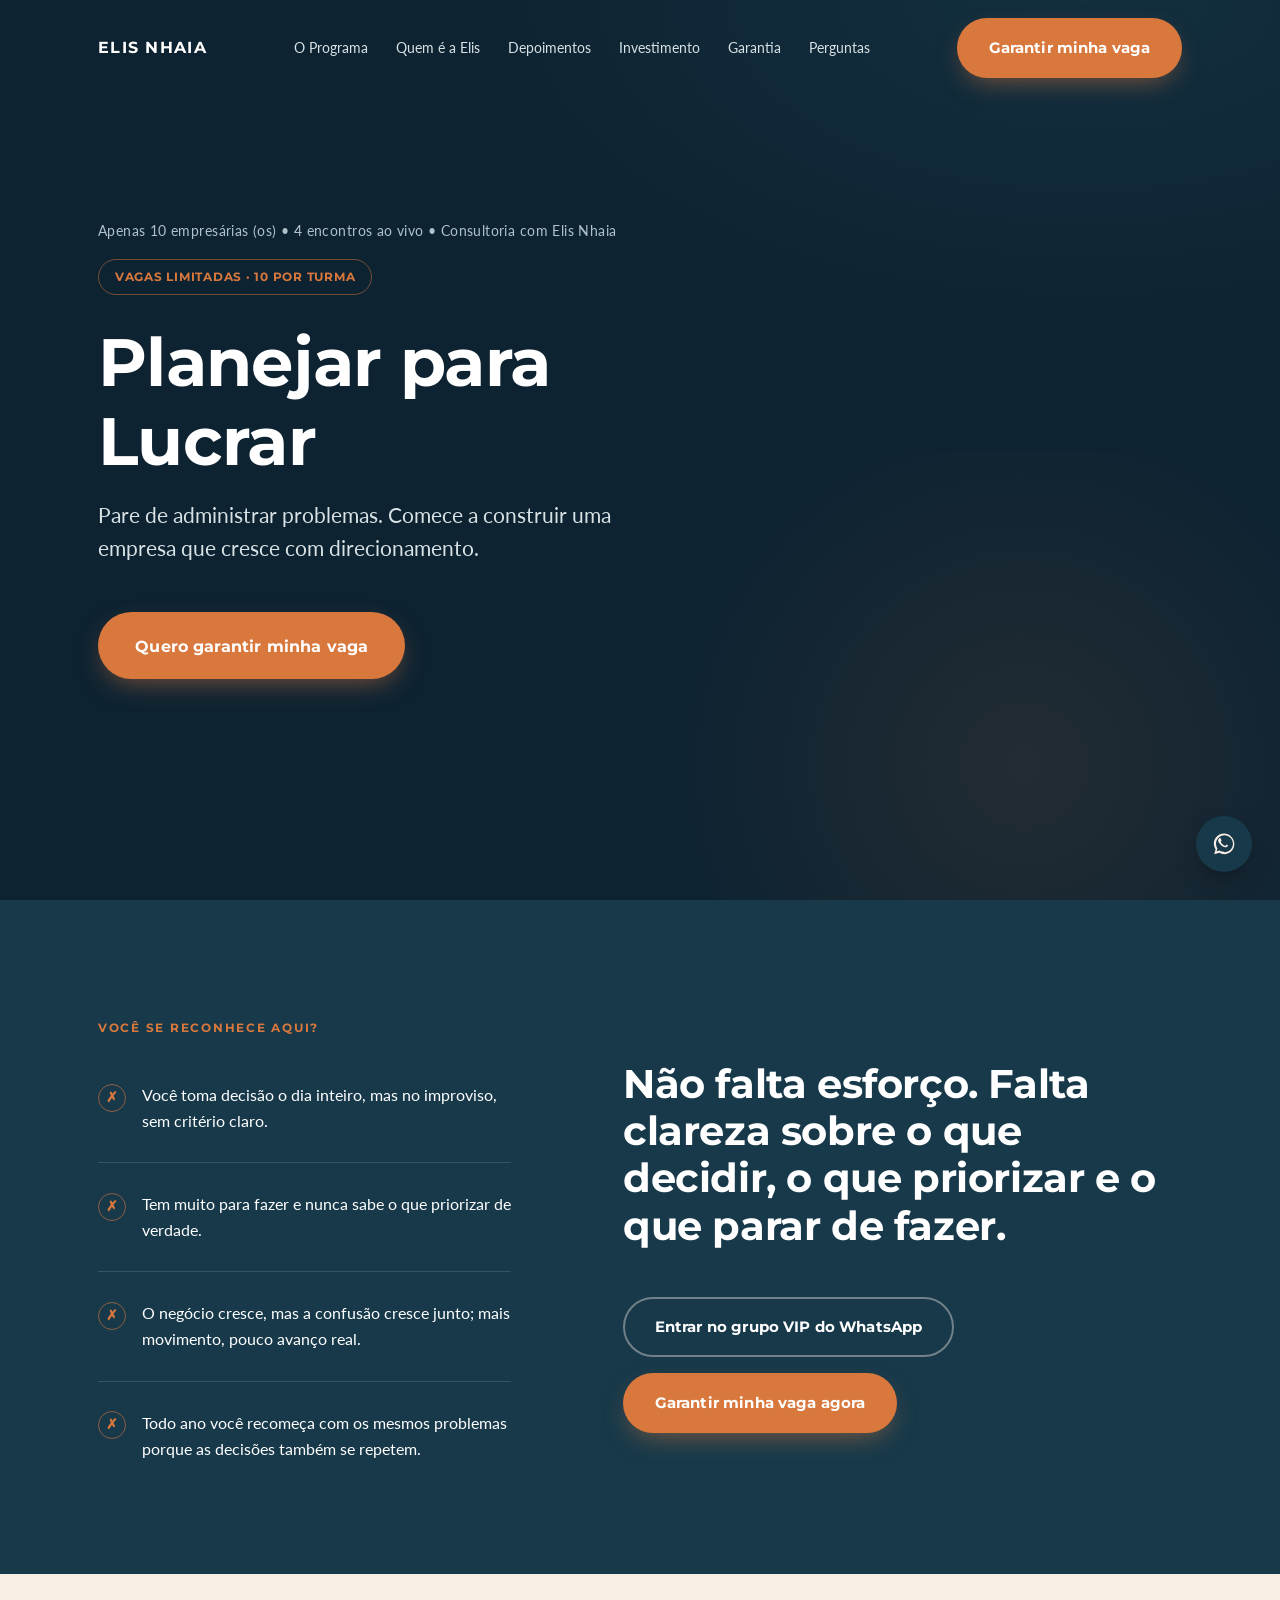
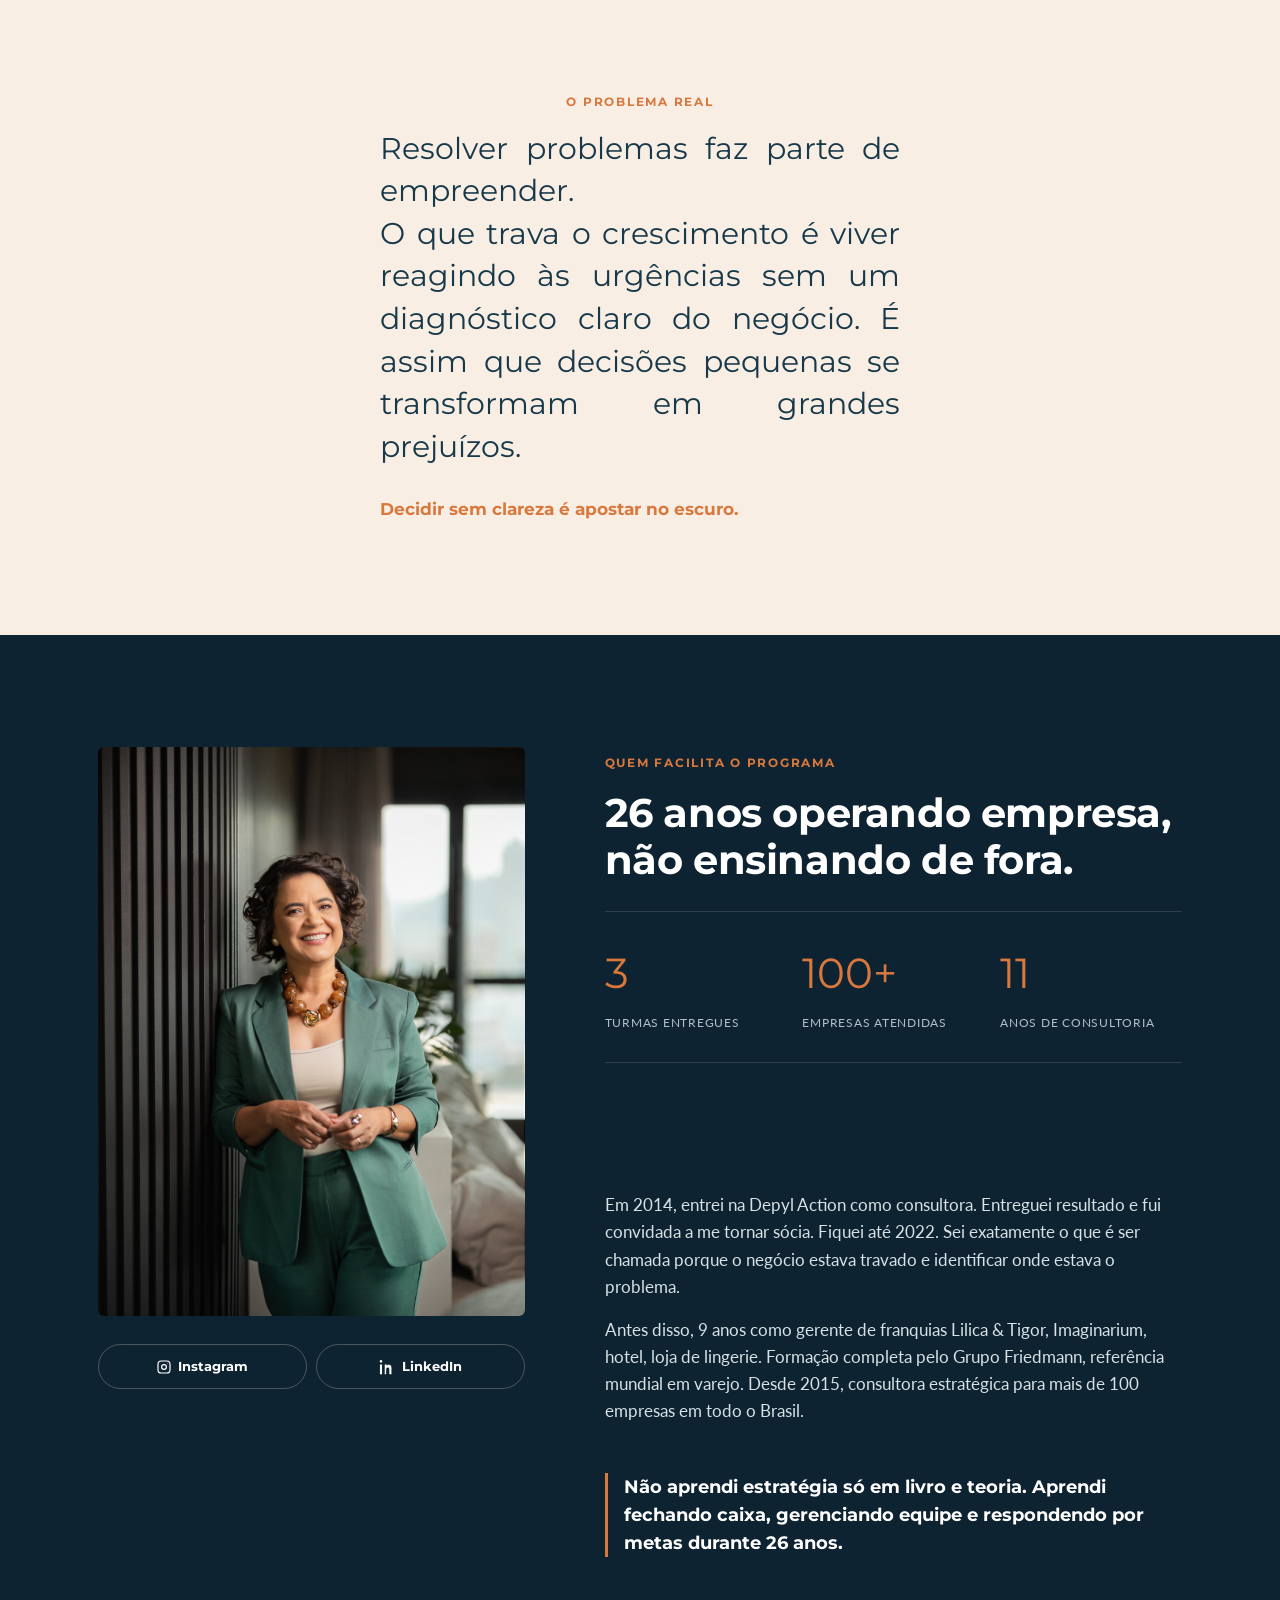
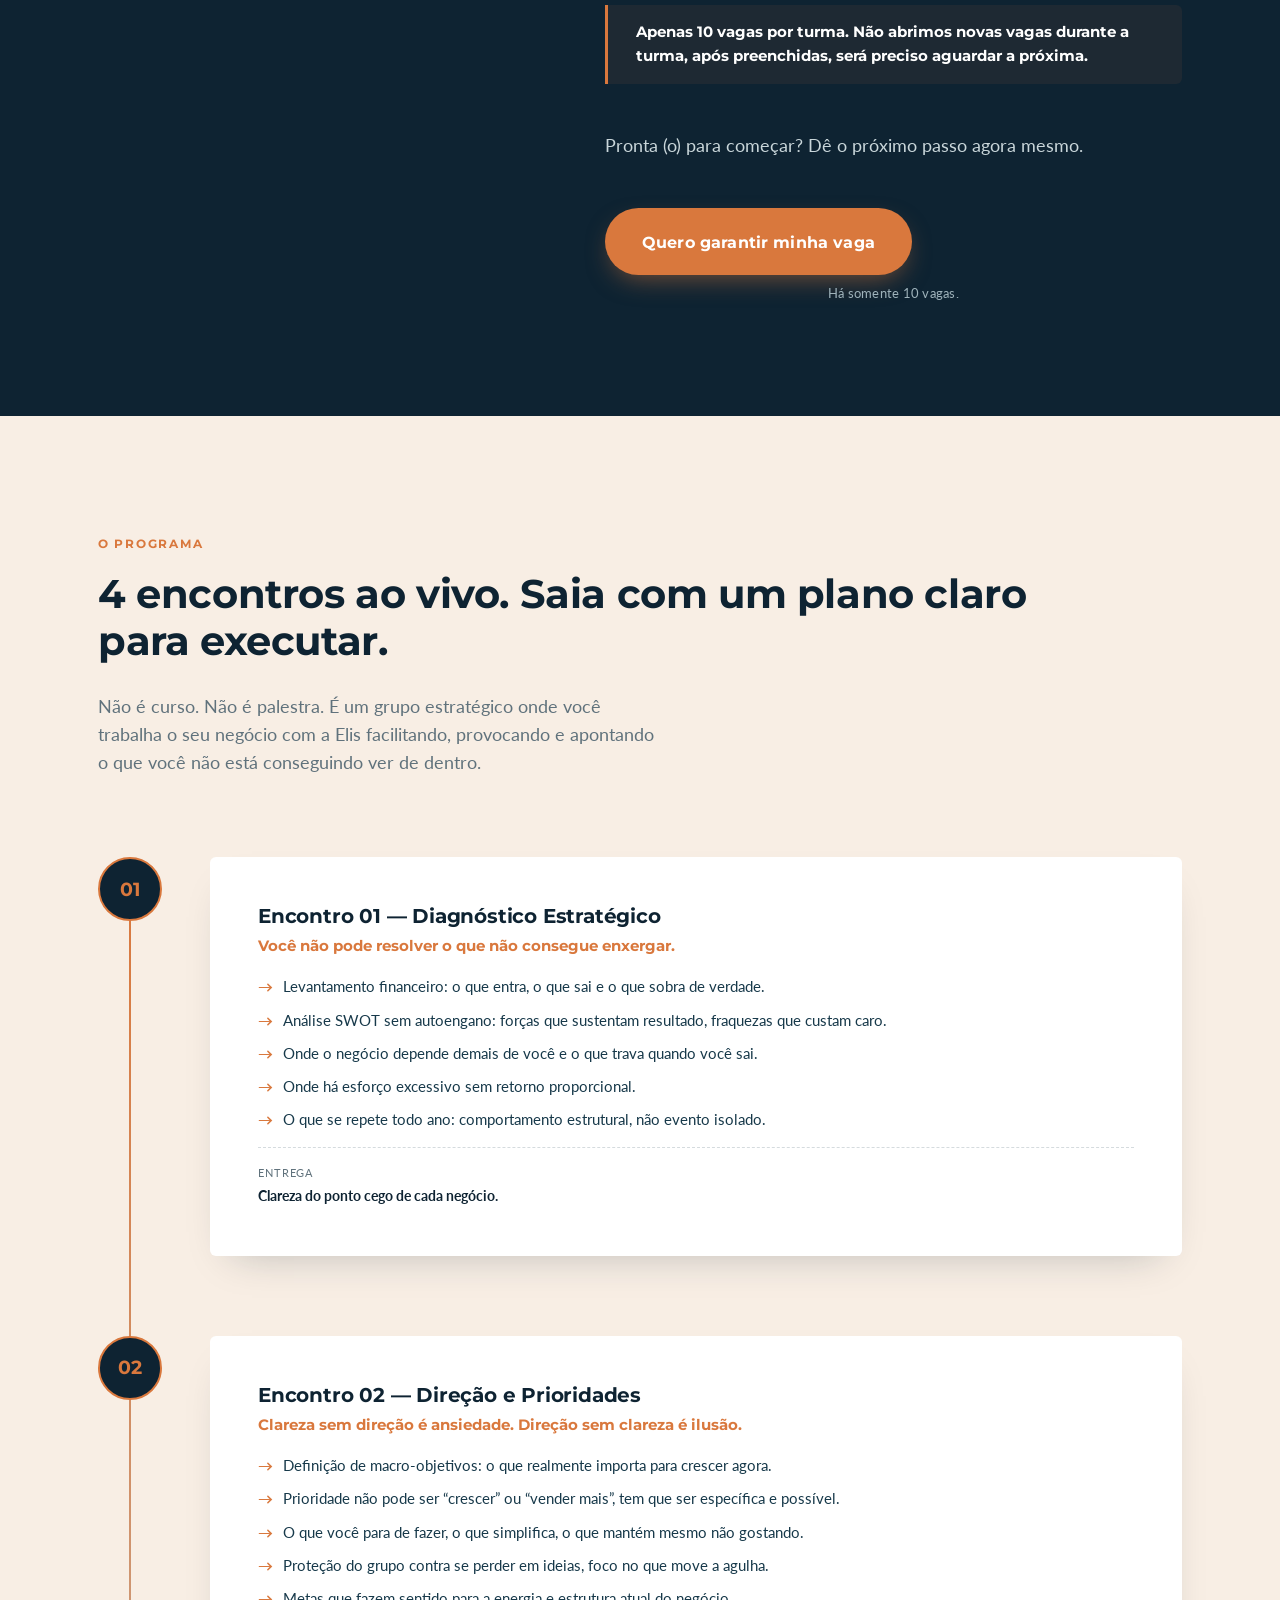
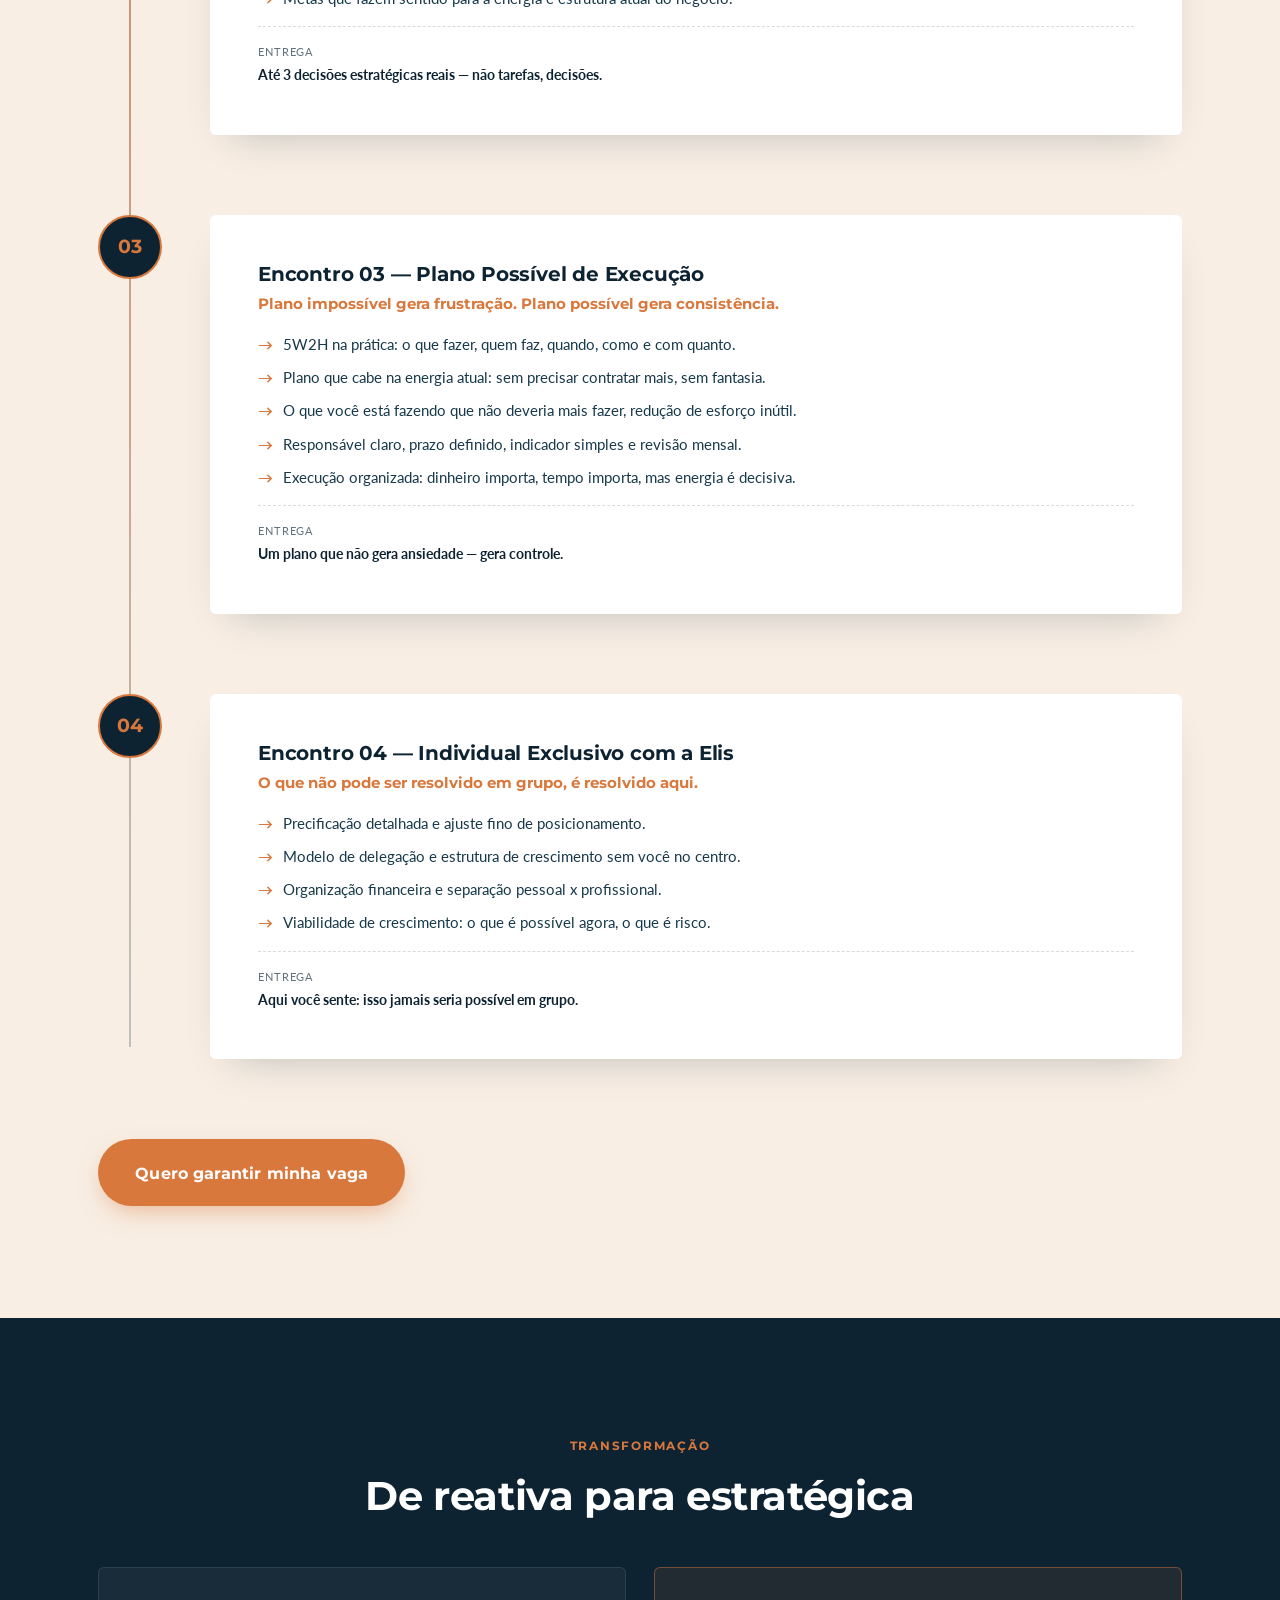
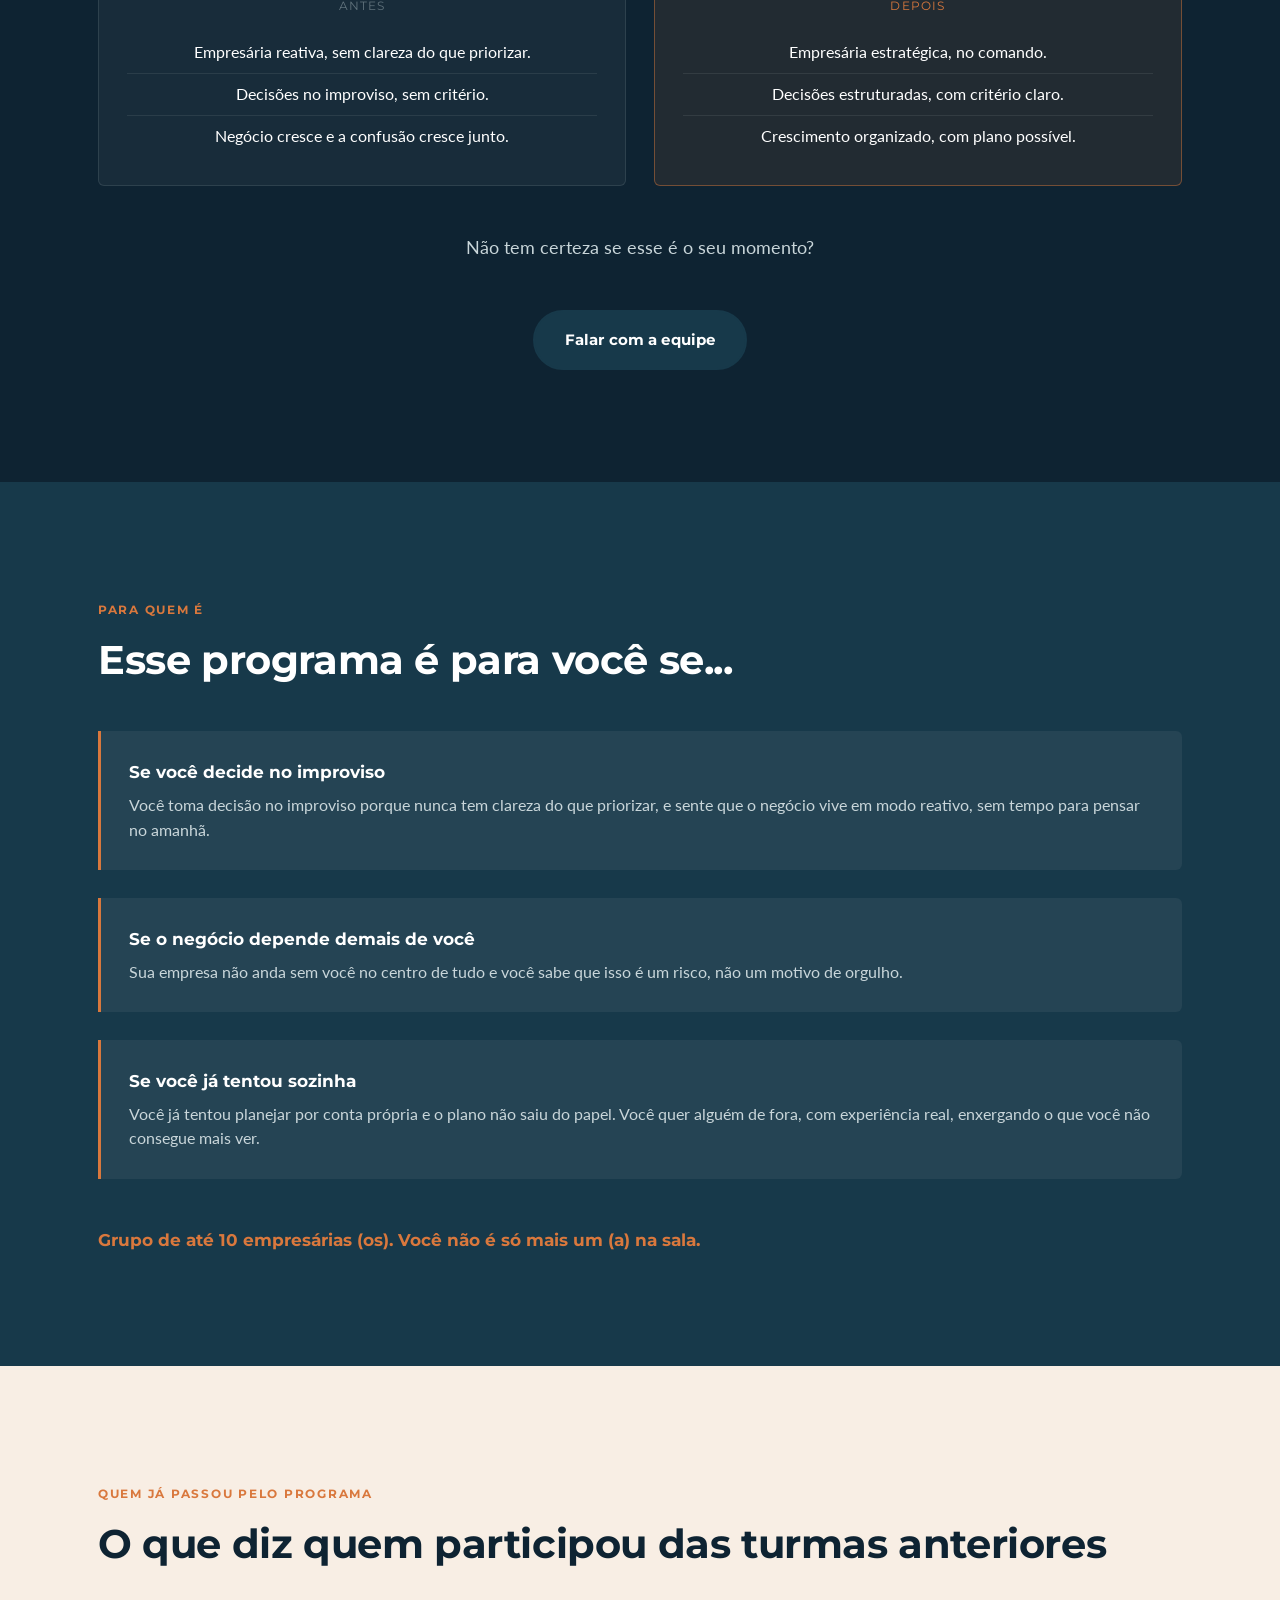
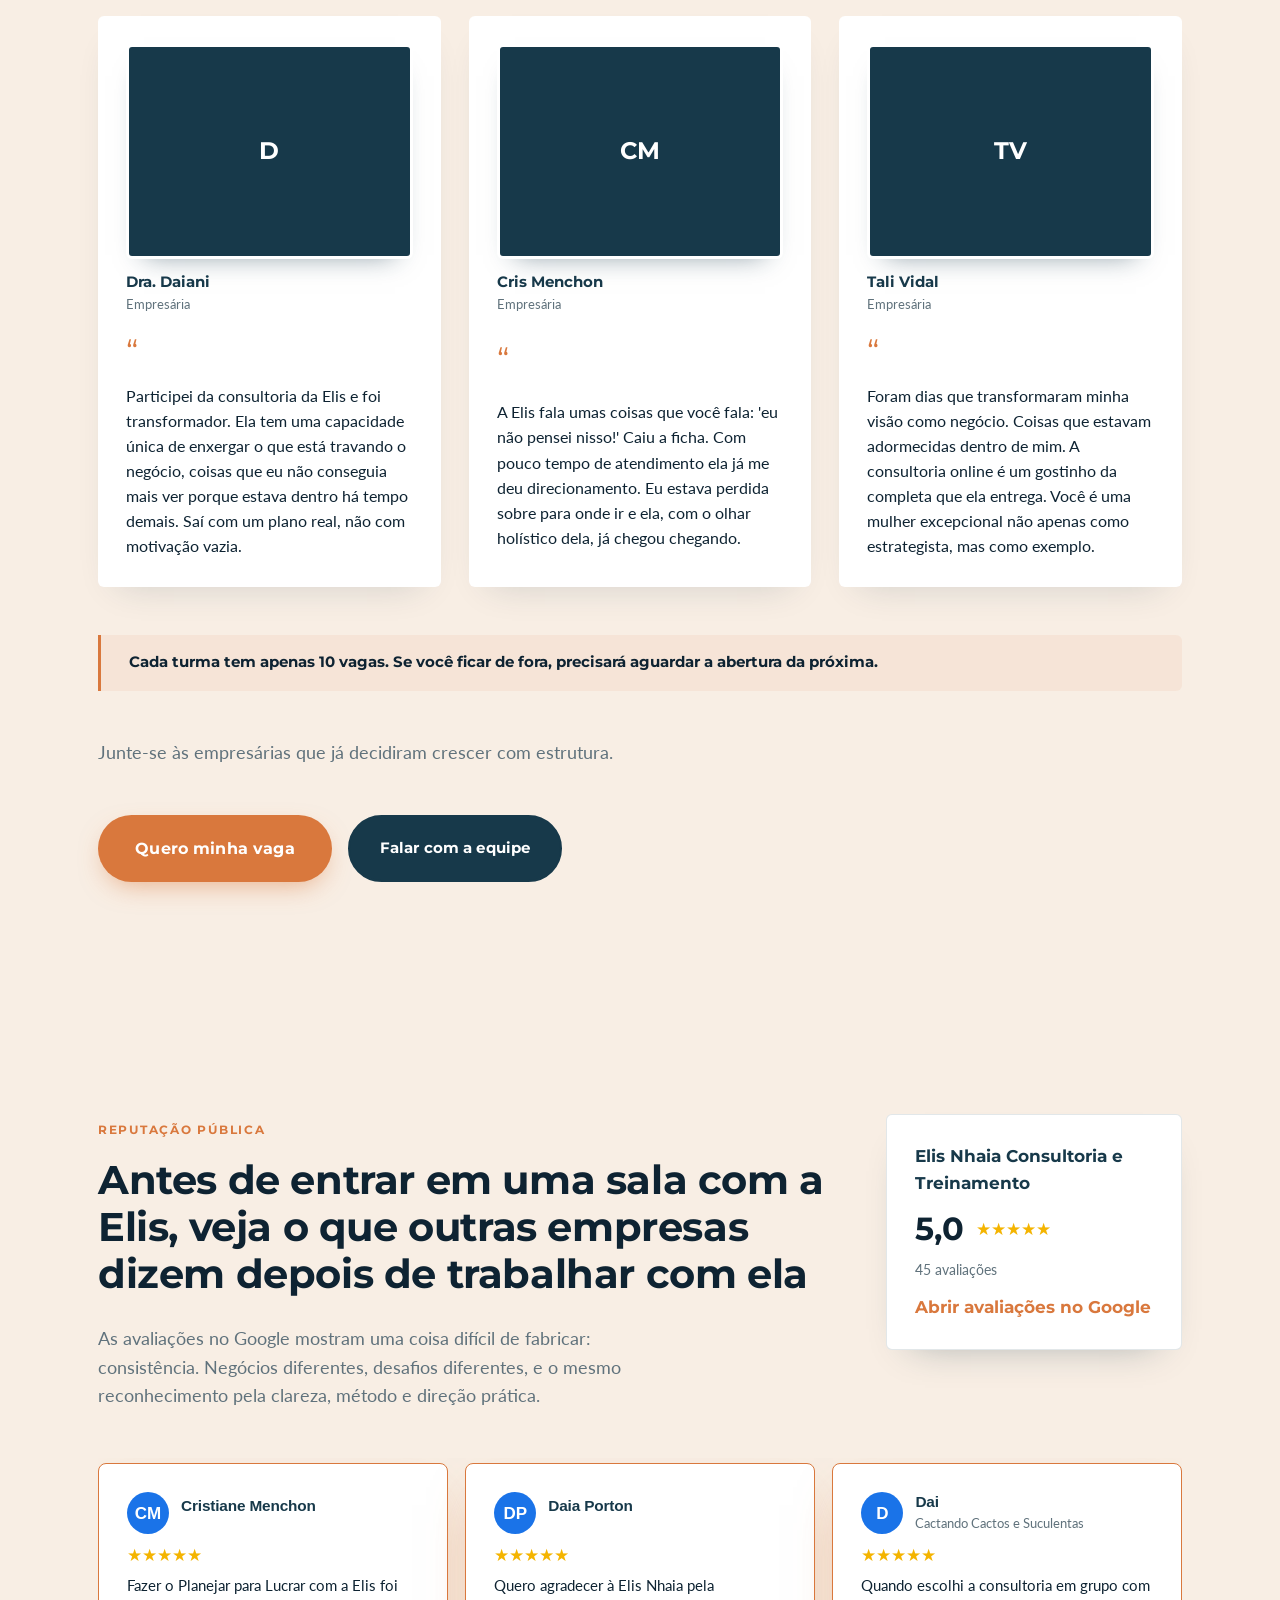
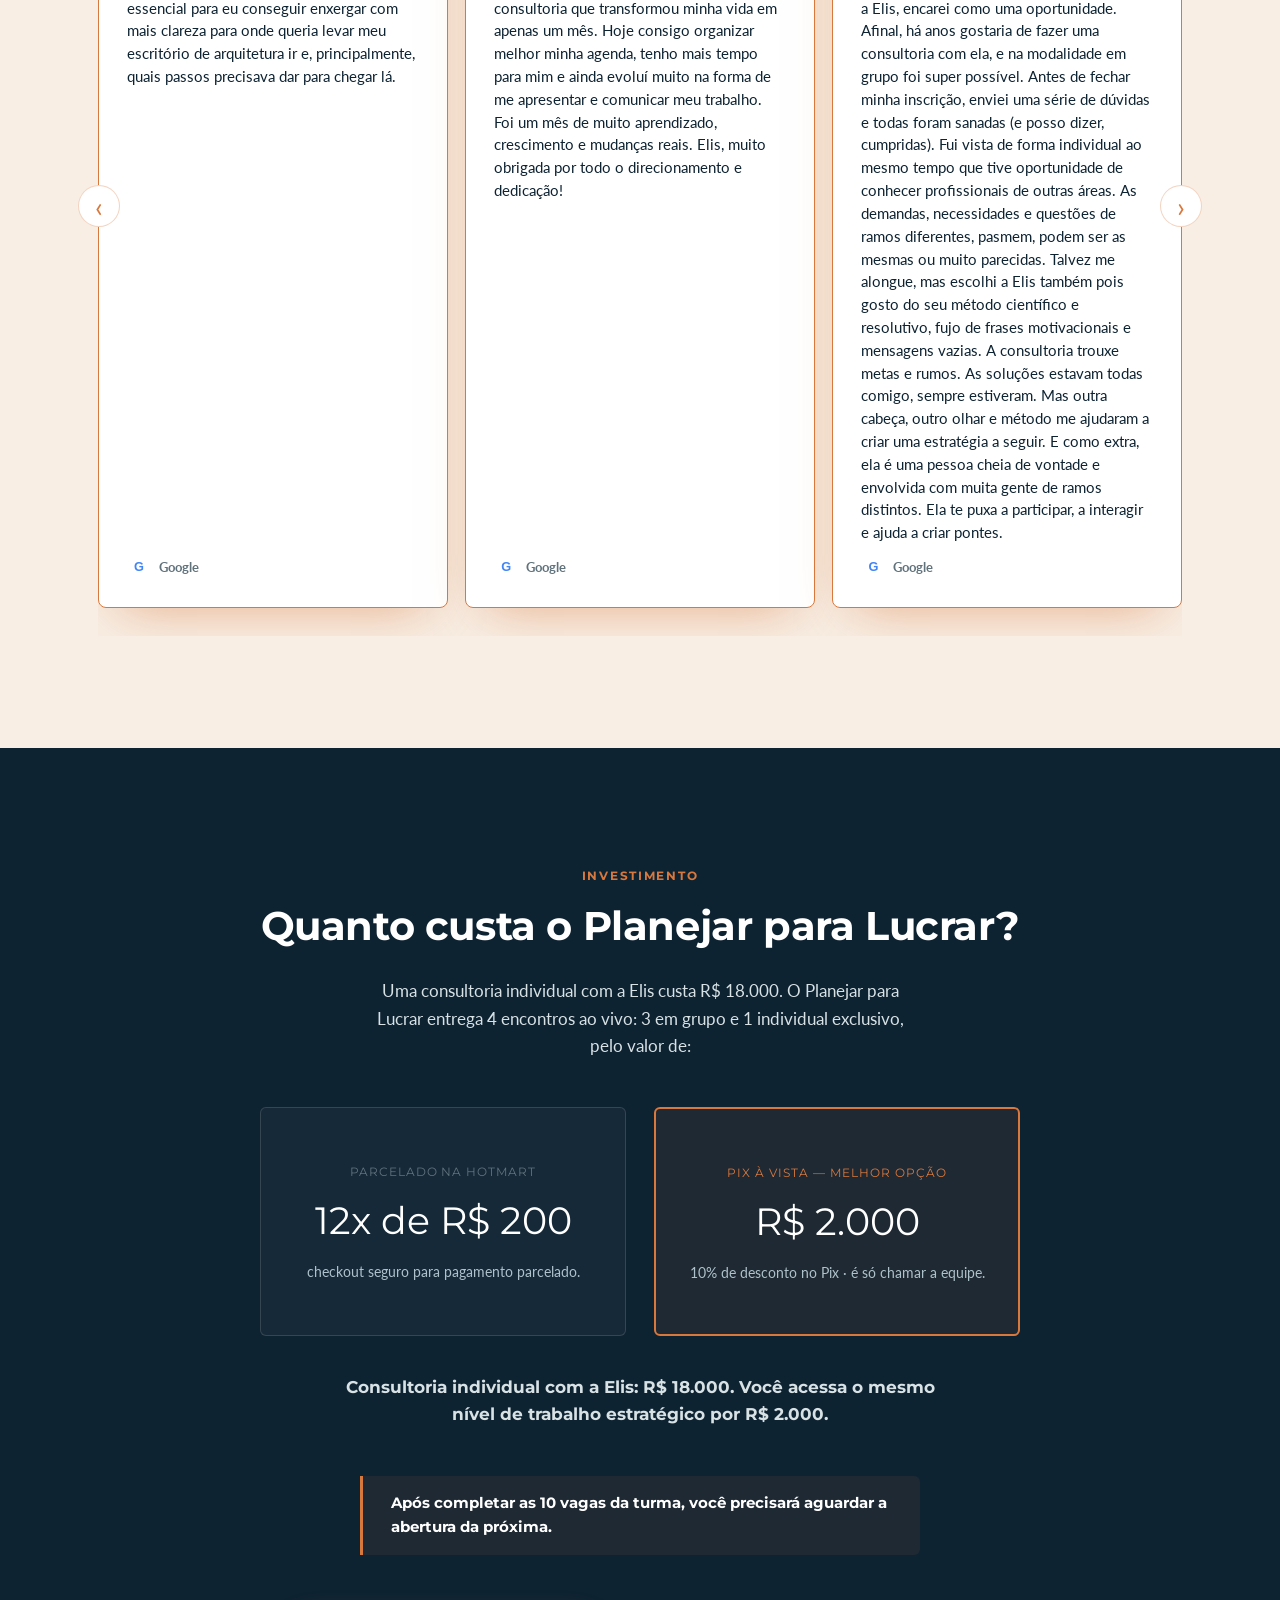
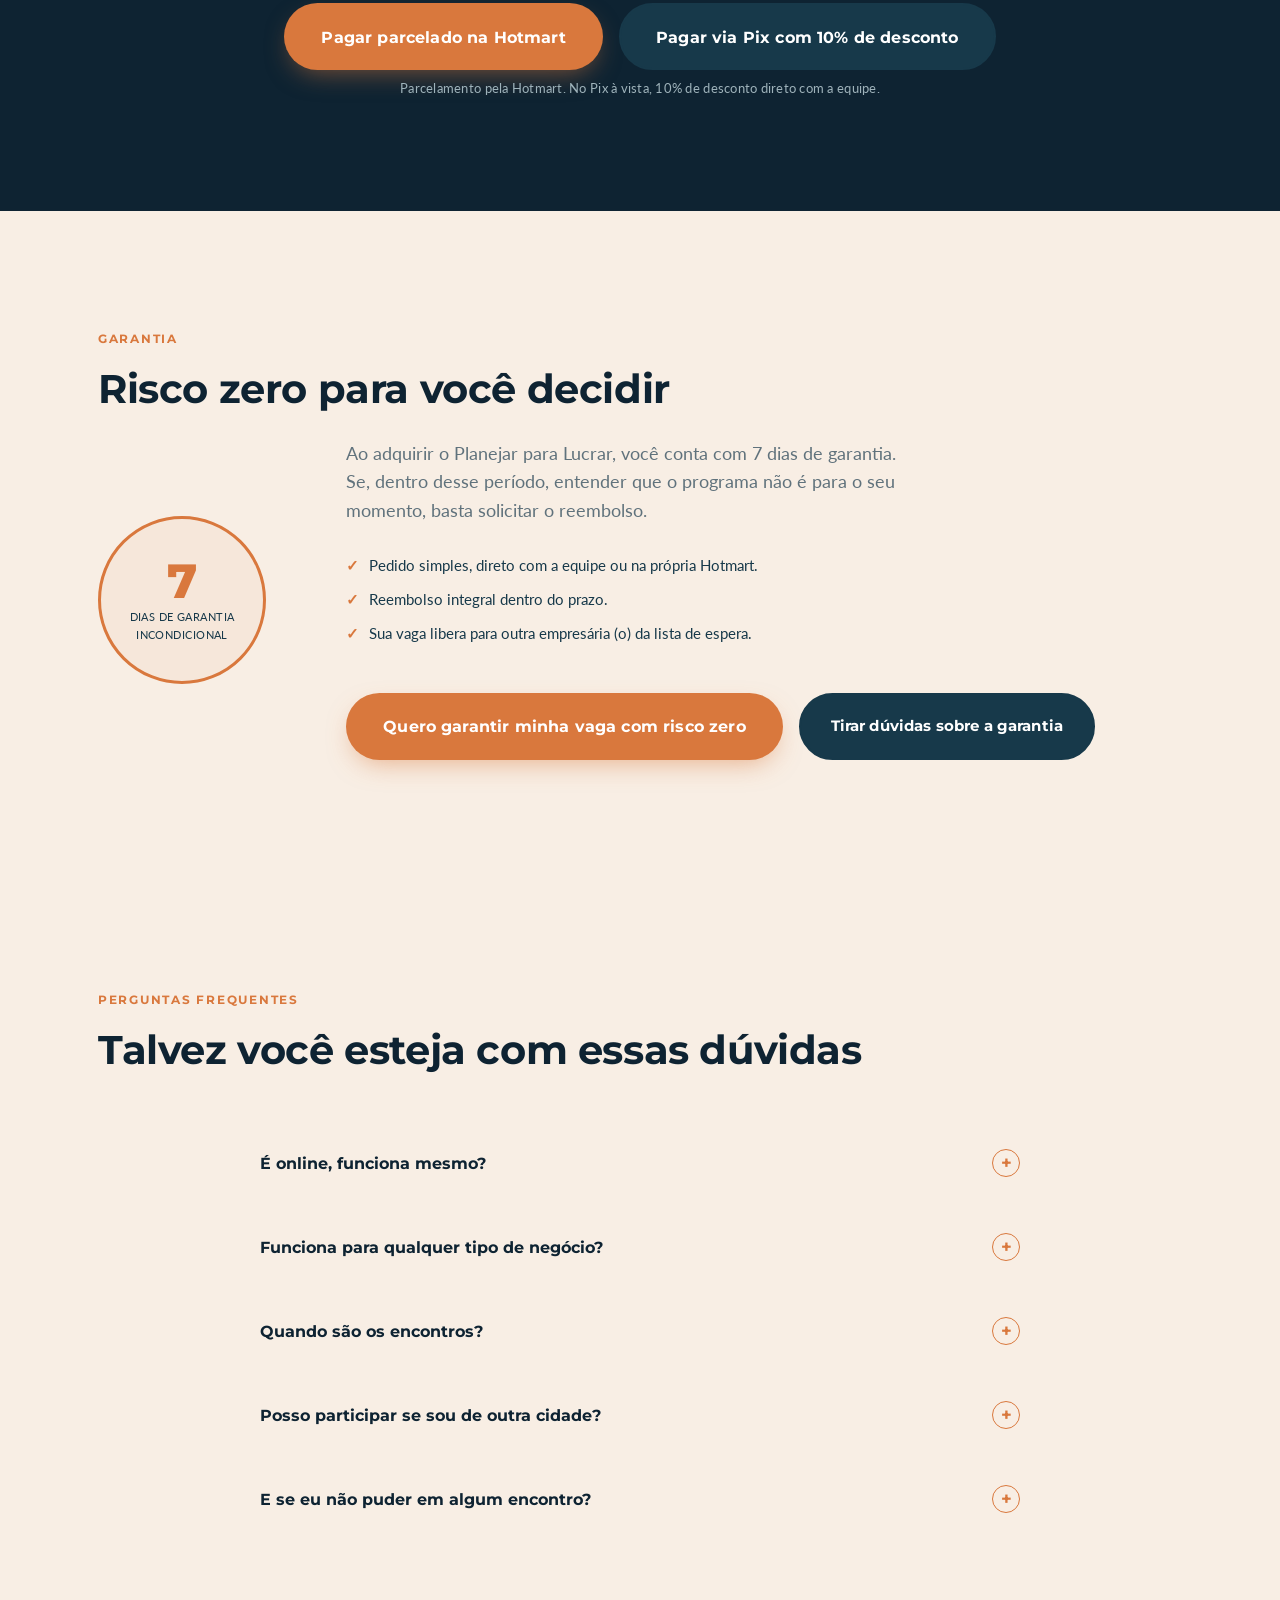
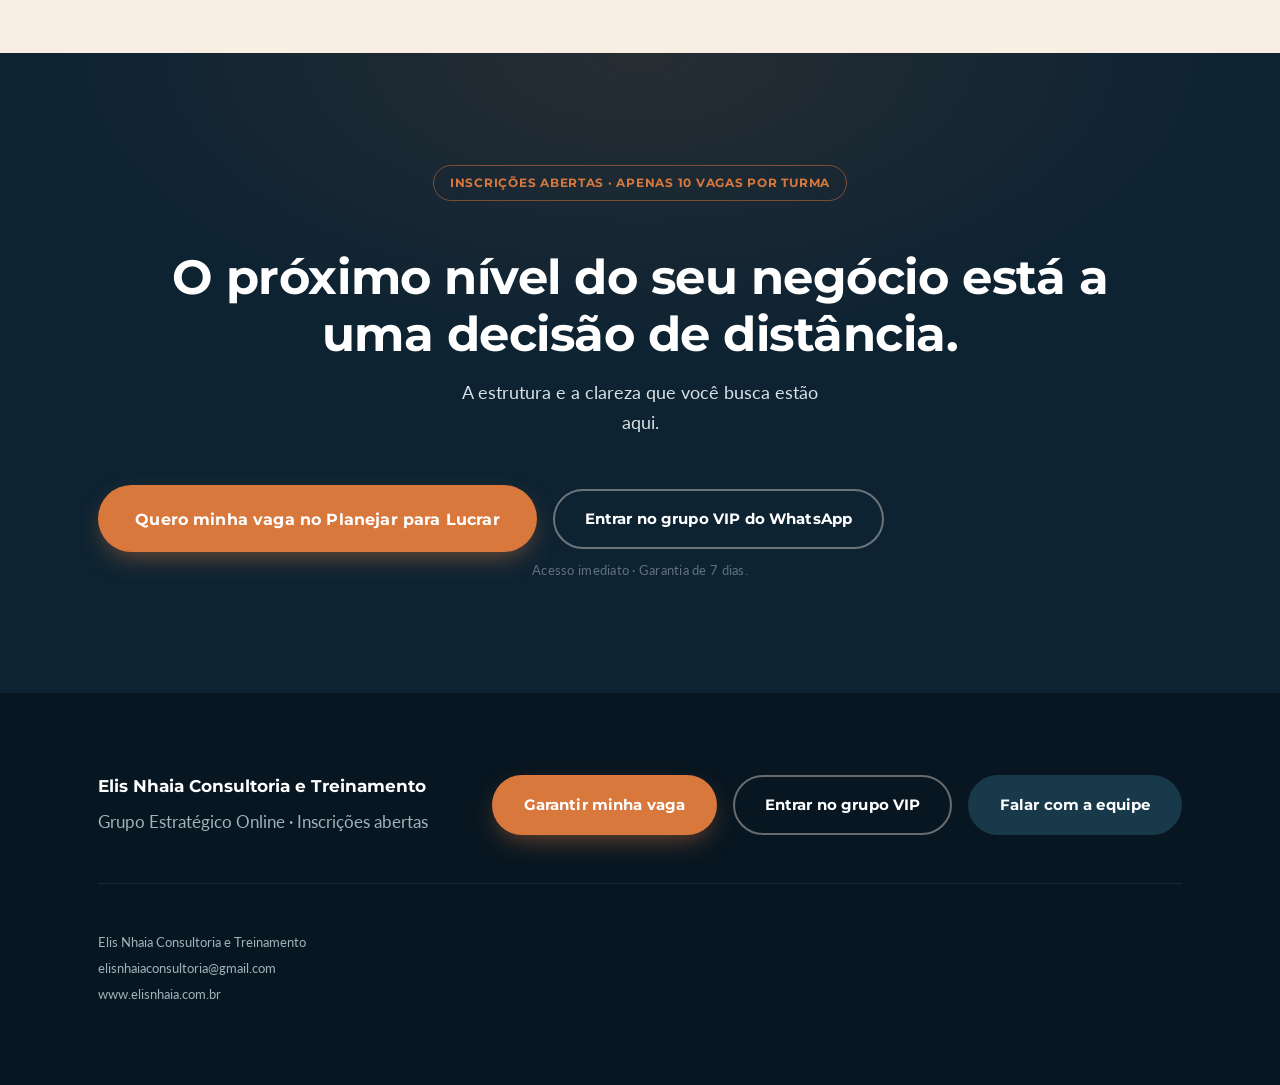
<file: index.html>
<!DOCTYPE html>
<html lang="pt-BR">
<head>
  <meta charset="UTF-8">
  <meta name="viewport" content="width=device-width, initial-scale=1.0">
  <title>Planejar para Lucrar | Elis Nhaia Consultoria</title>
  <meta name="description" content="Grupo estratégico online com a Elis Nhaia. 4 encontros ao vivo — 3 em grupo e 1 individual exclusivo — para empresárias (os) que querem decidir com clareza e crescer com estrutura. Inscrições abertas, vagas limitadas a 10 empresárias (os) por turma.">
  <meta name="robots" content="index, follow">
  <link rel="canonical" href="https://www.elisnhaia.com.br/planejar-para-lucrar">

  <!-- Open Graph -->
  <meta property="og:type" content="website">
  <meta property="og:title" content="Planejar para Lucrar | Elis Nhaia Consultoria">
  <meta property="og:description" content="4 encontros ao vivo com a Elis Nhaia. Diagnóstico, direção, plano de execução e sessão individual exclusiva. Vagas limitadas a 10 empresárias (os).">
  <meta property="og:image" content="assets/images/brand/og-image.jpg">
  <meta property="og:locale" content="pt_BR">

  <!-- Favicon -->
  <link rel="icon" type="image/svg+xml" href="assets/images/brand/favicon.svg">

  <!-- Fontes — Montserrat (títulos) + Lato (corpo), conforme identidade visual -->
  <link rel="preconnect" href="https://fonts.googleapis.com">
  <link rel="preconnect" href="https://fonts.gstatic.com" crossorigin>
  <link href="https://fonts.googleapis.com/css2?family=Montserrat:wght@500;700;800&family=Lato:wght@400;700&display=swap" rel="stylesheet">

  <link rel="stylesheet" href="assets/css/style.css">
  <link rel="stylesheet" href="assets/css/responsive.css">

  <!-- Schema.org — Curso/Serviço (ajuda SEO básico para o programa) -->
  <script type="application/ld+json">
  {
    "@context": "https://schema.org",
    "@type": "Service",
    "name": "Planejar para Lucrar",
    "serviceType": "Consultoria estratégica em grupo",
    "provider": {
      "@type": "Organization",
      "name": "Elis Nhaia Consultoria e Treinamento",
      "email": "elisnhaiaconsultoria@gmail.com",
      "url": "https://www.elisnhaia.com.br"
    },
    "areaServed": "BR"
  }
  </script>

  <!--
    RASTREAMENTO (Google Analytics / Ads / Meta Pixel)
    Os IDs ficam centralizados em assets/data/config.json > rastreamento.
    Quando preenchidos, o app.js carrega as tags, preserva UTMs/click IDs,
    repassa a origem para checkout/WhatsApp e dispara eventos automaticamente.
  -->
  <!-- Google Tag Manager -->
  <script>(function(w,d,s,l,i){w[l]=w[l]||[];w[l].push({'gtm.start':
  new Date().getTime(),event:'gtm.js'});var f=d.getElementsByTagName(s)[0],
  j=d.createElement(s),dl=l!='dataLayer'?'&l='+l:'';j.async=true;j.src=
  'https://www.googletagmanager.com/gtm.js?id='+i+dl;f.parentNode.insertBefore(j,f);
  })(window,document,'script','dataLayer','GTM-KSK8ZPW9');</script>
  <!-- End Google Tag Manager -->
</head>
<body>
  <!-- Google Tag Manager (noscript) -->
  <noscript><iframe src="https://www.googletagmanager.com/ns.html?id=GTM-KSK8ZPW9"
  height="0" width="0" style="display:none;visibility:hidden"></iframe></noscript>
  <!-- End Google Tag Manager (noscript) -->
  <a class="skip-link" href="#conteudo-principal">Pular para o conteúdo</a>

  <!-- HEADER -->
  <header class="header" id="header">
    <div class="container header__interno">
      <a href="#hero" class="header__logo" id="header-logo">ELIS NHAIA</a>
      <nav class="header__nav" id="header-nav" aria-label="Navegação principal"></nav>
      <button class="header__menu-toggle" id="header-menu-toggle" type="button"
              aria-label="Abrir menu" aria-controls="header-nav" aria-expanded="false">
        <span aria-hidden="true"></span>
        <span aria-hidden="true"></span>
        <span aria-hidden="true"></span>
      </button>
      <a class="btn btn--primario header__cta" id="header-cta"
         data-cta="checkout-header" data-track="cta_checkout" href="#">Garantir minha vaga</a>
    </div>
  </header>

  <main id="conteudo-principal">
    <!-- Os blocos abaixo são preenchidos via fetch() pelos arquivos em /components -->
    <div id="mount-hero"></div>
    <div id="mount-sections"></div>
    <div id="mount-conversion"></div>
    <div id="mount-faq"></div>
  </main>

  <div id="mount-footer"></div>

  <!-- Barra fixa mobile (CTA sempre visível em telas pequenas) -->
  <div class="barra-fixa-mobile" id="barra-fixa-mobile">
    <a class="btn btn--primario" data-cta="checkout-barra-fixa" data-track="cta_checkout" href="#">Garantir vaga</a>
    <a class="btn btn--whatsapp" data-cta="whatsapp-barra-fixa" data-track="cta_whatsapp_equipe" href="#">WhatsApp</a>
  </div>

  <!-- WhatsApp flutuante -->
  <a class="whatsapp-flutuante" id="whatsapp-flutuante" data-cta="whatsapp-flutuante"
     data-track="cta_whatsapp_equipe" href="#" aria-label="Falar com a equipe no WhatsApp" target="_blank" rel="noopener">
    <svg viewBox="0 0 32 32" fill="#F8EEE4" aria-hidden="true">
      <path d="M16 3C9.1 3 3.5 8.6 3.5 15.5c0 2.6.8 5 2.1 7L4 28.5l6.2-1.6c1.9 1.1 4.1 1.6 6 1.6 6.9 0 12.5-5.6 12.5-12.5S22.9 3 16 3zm0 22.6c-1.8 0-3.6-.5-5.1-1.4l-.4-.2-3.5.9.9-3.4-.2-.4c-1-1.6-1.5-3.5-1.5-5.4 0-5.7 4.7-10.4 10.4-10.4 5.7 0 10.4 4.7 10.4 10.4 0 5.8-4.7 10.4-10.4 10.4zm5.7-7.8c-.3-.2-1.8-.9-2.1-1-.3-.1-.5-.2-.7.1-.2.3-.8 1-1 1.2-.2.2-.4.2-.7.1-1-.4-2.4-1.1-3.5-2.4-.9-1-1.5-1.9-1.6-2.2-.1-.3 0-.5.1-.6.2-.2.4-.5.6-.7.2-.2.2-.4.1-.7-.1-.3-.7-1.8-1-2.4-.2-.6-.4-.5-.6-.5h-.6c-.2 0-.5.1-.8.4-.3.3-1.1 1.1-1.1 2.6 0 1.5 1.1 3 1.3 3.2.2.2 2 3.2 5 4.4 2.9 1.2 2.9.8 3.5.7.6-.1 1.8-.7 2-1.4.3-.7.3-1.3.2-1.4-.1-.2-.3-.3-.6-.4z"/>
    </svg>
  </a>

  <script src="assets/js/app.js" defer></script>
  <script src="assets/js/animations.js" defer></script>
</body>
</html>
</file>
<file: assets/css/style.css>
/* ==========================================================================
   PLANEJAR PARA LUCRAR — Turma 4
   style.css — Tokens, base e componentes (mobile-first)
   Edite cores/fontes aqui em :root. O conteúdo de texto vem dos arquivos
   .json em assets/data/ — não precisa editar este arquivo para trocar copy.
   ========================================================================== */

/* ---------- TOKENS ---------- */
:root {
  /* Cores obrigatórias da identidade visual */
  --azul-petroleo: #17394A;
  --azul-petroleo-2: #1F4456;
  --azul-escuro: #0E2332;
  --terracota: #D9783D;
  --terracota-hover: #C2682F;
  --bege-claro: #F8EEE4;
  --branco: #FFFFFF;
  --cinza-azulado: #60727C;

  /* Tons derivados (uso interno, não alteram a paleta acima) */
  --linha-clara: rgba(248, 238, 228, 0.14);
  --linha-escura: rgba(23, 57, 74, 0.12);
  --sombra: rgba(14, 35, 50, 0.28);

  /* Tipografia */
  --fonte-titulo: 'Montserrat', 'Gotham', Arial, sans-serif;
  --fonte-corpo: 'Lato', 'Open Sans', Arial, sans-serif;

  /* Escala de espaçamento */
  --space-xs: 0.5rem;
  --space-sm: 1rem;
  --space-md: 1.75rem;
  --space-lg: 3rem;
  --space-xl: 5rem;
  --space-2xl: 7rem;

  /* Layout */
  --largura-maxima: 1180px;
  --raio: 6px;
  --raio-pill: 999px;

  --transicao: 220ms ease;
}

/* ---------- RESET ---------- */
*, *::before, *::after { box-sizing: border-box; }
html { scroll-behavior: smooth; }
body, h1, h2, h3, h4, p, ul, ol, figure, blockquote { margin: 0; }
ul { padding: 0; list-style: none; }
img { max-width: 100%; display: block; }
button { font-family: inherit; cursor: pointer; }
a { color: inherit; text-decoration: none; }

@media (prefers-reduced-motion: reduce) {
  *, *::before, *::after {
    animation-duration: 0.001ms !important;
    animation-iteration-count: 1 !important;
    transition-duration: 0.001ms !important;
    scroll-behavior: auto !important;
  }
}

/* ---------- BASE ---------- */
body {
  font-family: var(--fonte-corpo);
  background: var(--azul-escuro);
  color: var(--branco);
  line-height: 1.6;
  font-size: 16px;
  -webkit-font-smoothing: antialiased;
}

h1, h2, h3, h4 {
  font-family: var(--fonte-titulo);
  font-weight: 700;
  line-height: 1.18;
  letter-spacing: -0.01em;
}

.container {
  width: 100%;
  max-width: var(--largura-maxima);
  margin: 0 auto;
  padding: 0 var(--space-md);
}

.secao {
  padding: var(--space-2xl) 0;
  position: relative;
}

.secao,
.hero {
  scroll-margin-top: 5.5rem;
}

/* Fundos de seção — alternância proposital para alto contraste */
.secao--escura      { background: var(--azul-escuro); color: var(--branco); }
.secao--petroleo     { background: var(--azul-petroleo); color: var(--branco); }
.secao--bege         { background: var(--bege-claro); color: var(--azul-escuro); }

.secao--bege .eyebrow { color: var(--terracota); }
.secao--bege .cinza   { color: var(--cinza-azulado); }
.secao--escura .cinza,
.secao--petroleo .cinza { color: #AFC2CB; }

.eyebrow {
  font-family: var(--fonte-titulo);
  font-size: 0.78rem;
  font-weight: 700;
  letter-spacing: 0.14em;
  text-transform: uppercase;
  color: var(--terracota);
  display: inline-block;
  margin-bottom: var(--space-sm);
}

.titulo-secao {
  font-size: clamp(1.7rem, 4.4vw, 2.5rem);
  max-width: 38ch;
  margin-bottom: var(--space-md);
}

.texto-lead {
  font-size: 1.1rem;
  max-width: 56ch;
  color: var(--cinza-azulado);
}
.secao--escura .texto-lead,
.secao--petroleo .texto-lead { color: #C9D6DA; }

/* ---------- BOTÕES / CTAs ---------- */
.btn {
  display: inline-flex;
  align-items: center;
  justify-content: center;
  gap: 0.5rem;
  font-family: var(--fonte-titulo);
  font-weight: 700;
  font-size: 0.95rem;
  letter-spacing: 0.01em;
  padding: 1rem 1.85rem;
  border-radius: var(--raio-pill);
  border: 2px solid transparent;
  transition: transform var(--transicao), box-shadow var(--transicao), background var(--transicao);
  white-space: normal;
  text-align: center;
}
.btn:focus-visible {
  outline: 3px solid var(--bege-claro);
  outline-offset: 3px;
}

.btn--primario {
  background: var(--terracota);
  color: var(--branco);
  box-shadow: 0 10px 26px -8px rgba(217, 120, 61, 0.55);
}
.btn--primario:hover { background: var(--terracota-hover); transform: translateY(-2px); }

.btn--secundario {
  background: transparent;
  border-color: rgba(248, 238, 228, 0.4);
  color: var(--branco);
}
.btn--secundario:hover { border-color: var(--branco); background: rgba(248, 238, 228, 0.08); }

.secao--bege .btn--secundario {
  border-color: var(--azul-petroleo);
  color: var(--azul-petroleo);
}
.secao--bege .btn--secundario:hover { background: rgba(23, 57, 74, 0.06); }

.btn--whatsapp {
  background: var(--azul-petroleo);
  color: var(--branco);
  border-color: var(--azul-petroleo);
}
.btn--whatsapp:hover { background: var(--azul-petroleo-2); }

.btn--grande { padding: 1.15rem 2.2rem; font-size: 1.02rem; }
.btn--bloco { width: 100%; }

.grupo-cta {
  display: flex;
  flex-direction: column;
  gap: var(--space-sm);
  margin-top: var(--space-lg);
}
.grupo-cta--linha { flex-direction: column; }

.nota-cta {
  font-size: 0.82rem;
  color: var(--cinza-azulado);
  margin-top: var(--space-xs);
  letter-spacing: 0.02em;
  max-width: max-content;
  text-align: center;
}
.secao--escura .nota-cta,
.secao--petroleo .nota-cta { color: #9FB3BB; }
.grupo-cta + .nota-cta {
  margin-left: auto;
  margin-right: auto;
}

/* ---------- ESCASSEZ / TARJA ---------- */
.tarja {
  display: inline-flex;
  align-items: center;
  gap: 0.5rem;
  font-family: var(--fonte-titulo);
  font-size: 0.78rem;
  font-weight: 700;
  letter-spacing: 0.06em;
  text-transform: uppercase;
  color: var(--terracota);
  border: 1px solid rgba(217, 120, 61, 0.5);
  border-radius: var(--raio-pill);
  padding: 0.45rem 1rem;
  margin-bottom: var(--space-md);
}

.box-escassez {
  border-left: 3px solid var(--terracota);
  background: rgba(217, 120, 61, 0.08);
  padding: var(--space-sm) var(--space-md);
  font-family: var(--fonte-titulo);
  font-weight: 700;
  font-size: 0.92rem;
  border-radius: 0 var(--raio) var(--raio) 0;
  margin: var(--space-lg) 0;
}

/* ==========================================================================
   HEADER
   ========================================================================== */
.header {
  position: fixed;
  top: 0; left: 0; right: 0;
  z-index: 100;
  background: rgba(14, 35, 50, 0.0);
  backdrop-filter: blur(0px);
  transition: background var(--transicao), box-shadow var(--transicao), backdrop-filter var(--transicao);
  padding: 1.1rem 0;
}
.header.header--rolado {
  background: rgba(14, 35, 50, 0.92);
  backdrop-filter: blur(10px);
  box-shadow: 0 8px 24px -12px rgba(0,0,0,0.4);
  padding: 0.7rem 0;
}
.header__interno {
  display: flex;
  align-items: center;
  justify-content: space-between;
  gap: var(--space-md);
}
.header__logo {
  font-family: var(--fonte-titulo);
  font-weight: 700;
  font-size: 1rem;
  letter-spacing: 0.08em;
}
.header__nav {
  position: absolute;
  top: calc(100% + 0.35rem);
  right: var(--space-md);
  display: none;
  min-width: min(260px, calc(100vw - (var(--space-md) * 2)));
  padding: 0.5rem;
  border: 1px solid rgba(248, 238, 228, 0.14);
  border-radius: var(--raio);
  background: rgba(14, 35, 50, 0.98);
  box-shadow: 0 18px 32px -18px rgba(0,0,0,0.62);
}
.header__nav.header__nav--aberta {
  display: grid;
  gap: 0.15rem;
}
.header__nav a {
  display: block;
  padding: 0.78rem 0.9rem;
  border-radius: var(--raio);
  color: #D8E2E5;
  font-family: var(--fonte-titulo);
  font-size: 0.9rem;
  font-weight: 700;
}
.header__nav a:hover,
.header__nav a:focus-visible {
  background: rgba(248, 238, 228, 0.08);
  color: var(--branco);
}
.header__menu-toggle {
  width: 44px;
  height: 44px;
  display: inline-flex;
  flex-direction: column;
  align-items: center;
  justify-content: center;
  gap: 5px;
  border: 1px solid rgba(248, 238, 228, 0.18);
  border-radius: var(--raio);
  background: rgba(248, 238, 228, 0.04);
  color: var(--branco);
}
.header__menu-toggle span {
  width: 20px;
  height: 2px;
  border-radius: 2px;
  background: currentColor;
  transition: transform var(--transicao), opacity var(--transicao);
}
.header__menu-toggle[aria-expanded="true"] span:nth-child(1) {
  transform: translateY(7px) rotate(45deg);
}
.header__menu-toggle[aria-expanded="true"] span:nth-child(2) { opacity: 0; }
.header__menu-toggle[aria-expanded="true"] span:nth-child(3) {
  transform: translateY(-7px) rotate(-45deg);
}
.header__cta { display: none; }

/* ==========================================================================
   HERO
   ========================================================================== */
.hero {
  min-height: 100vh;
  display: flex;
  align-items: center;
  padding-top: 7rem;
  padding-bottom: var(--space-2xl);
  background:
    radial-gradient(ellipse 80% 60% at 85% 0%, rgba(23, 57, 74, 0.55), transparent 60%),
    var(--azul-escuro);
  position: relative;
  overflow: hidden;
}
.hero::after {
  content: "";
  position: absolute;
  right: -10%;
  bottom: -20%;
  width: 60%;
  height: 70%;
  background: radial-gradient(circle, rgba(217, 120, 61, 0.10), transparent 70%);
  pointer-events: none;
}
.hero__meta {
  font-size: 0.85rem;
  color: #AFC2CB;
  margin-bottom: var(--space-sm);
  letter-spacing: 0.03em;
}
.hero__headline {
  font-size: clamp(2.4rem, 8vw, 4.2rem);
  margin-bottom: var(--space-sm);
}
.hero__sub {
  font-size: clamp(1.05rem, 2.4vw, 1.3rem);
  color: #D8E2E5;
  max-width: 42ch;
  margin-bottom: var(--space-lg);
}

/* ==========================================================================
   DORES (identificação)
   ========================================================================== */
.lista-dores {
  display: flex;
  flex-direction: column;
  gap: var(--space-md);
  margin: var(--space-md) 0 0;
}
.dores__destaque {
  margin-top: var(--space-lg);
}
.dores__destaque .titulo-secao {
  color: var(--branco);
  margin-bottom: 0;
}
.dores__destaque .grupo-cta {
  align-items: flex-start;
  flex-direction: column;
}
.item-dor {
  display: flex;
  gap: var(--space-sm);
  align-items: flex-start;
  padding-bottom: var(--space-md);
  border-bottom: 1px solid var(--linha-clara);
}
.item-dor:last-child { border-bottom: none; padding-bottom: 0; }
.item-dor__marca {
  flex: none;
  width: 28px;
  height: 28px;
  border-radius: 50%;
  border: 1.5px solid rgba(217, 120, 61, 0.6);
  color: var(--terracota);
  display: flex;
  align-items: center;
  justify-content: center;
  font-size: 0.85rem;
  font-weight: 700;
  margin-top: 0.1rem;
}
.item-dor__texto { font-size: 1.02rem; }

/* ==========================================================================
   PROBLEMA REAL (citação)
   ========================================================================== */
.bloco-citacao {
  max-width: 52ch;
  margin: 0 auto;
  text-align: justify;
  text-align-last: left;
}
.bloco-citacao__texto {
  font-family: var(--fonte-titulo);
  font-size: clamp(1.3rem, 3.6vw, 1.9rem);
  line-height: 1.4;
  color: var(--azul-petroleo);
}
.bloco-citacao__fecho {
  margin-top: var(--space-md);
  font-family: var(--fonte-titulo);
  font-weight: 700;
  font-size: 1.05rem;
  color: var(--terracota);
}

/* ==========================================================================
   AUTORIDADE
   ========================================================================== */
.grid-autoridade {
  display: grid;
  gap: var(--space-xl);
}
.stats-autoridade {
  display: grid;
  grid-template-columns: repeat(3, 1fr);
  gap: var(--space-sm);
  margin: var(--space-lg) 0;
  border-top: 1px solid var(--linha-clara);
  border-bottom: 1px solid var(--linha-clara);
  padding: var(--space-md) 0;
}
.stat-item { text-align: left; }
.stat-item__numero {
  font-family: var(--fonte-titulo);
  font-size: clamp(1.8rem, 5vw, 2.6rem);
  color: var(--terracota);
  display: block;
}
.stat-item__label {
  font-size: 0.78rem;
  text-transform: uppercase;
  letter-spacing: 0.06em;
  color: #AFC2CB;
}
.autoridade__paragrafo { margin-bottom: var(--space-sm); color: #D8E2E5; max-width: 56ch; }
.autoridade__destaque {
  font-family: var(--fonte-titulo);
  font-weight: 700;
  font-size: 1.1rem;
  margin: var(--space-lg) 0;
  border-left: 3px solid var(--terracota);
  padding-left: var(--space-sm);
  max-width: 48ch;
}

/* ==========================================================================
   MÉTODO — linha do tempo (elemento de assinatura)
   ========================================================================== */
.metodo__intro { margin-bottom: var(--space-xl); }

.timeline {
  position: relative;
}
.timeline::before {
  content: "";
  position: absolute;
  left: 27px;
  top: 12px;
  bottom: 12px;
  width: 2px;
  background: linear-gradient(to bottom, var(--terracota), rgba(23, 57, 74, 0.25));
}
.etapa {
  position: relative;
  display: grid;
  grid-template-columns: 56px 1fr;
  gap: var(--space-md);
  padding-bottom: var(--space-xl);
}
.etapa:last-child { padding-bottom: 0; }
.etapa__numero {
  position: relative;
  z-index: 1;
  width: 56px;
  height: 56px;
  border-radius: 50%;
  background: var(--azul-escuro);
  border: 2px solid var(--terracota);
  color: var(--terracota);
  display: flex;
  align-items: center;
  justify-content: center;
  font-family: var(--fonte-titulo);
  font-weight: 700;
  font-size: 1.05rem;
  flex: none;
}
.etapa__corpo {
  background: var(--branco);
  border-radius: var(--raio);
  padding: var(--space-md);
  box-shadow: 0 18px 40px -22px var(--sombra);
}
.etapa__nome {
  color: var(--azul-escuro);
  font-size: 1.25rem;
  margin-bottom: 0.35rem;
}
.etapa__frase {
  color: var(--terracota);
  font-weight: 700;
  font-family: var(--fonte-titulo);
  font-size: 0.95rem;
  margin-bottom: var(--space-sm);
}
.etapa__pontos {
  display: flex;
  flex-direction: column;
  gap: 0.55rem;
  margin-bottom: var(--space-sm);
}
.etapa__ponto {
  display: flex;
  gap: 0.6rem;
  font-size: 0.95rem;
  color: var(--azul-petroleo);
}
.etapa__ponto::before {
  content: "→";
  color: var(--terracota);
  flex: none;
  font-weight: 700;
}
.etapa__entrega {
  margin-top: var(--space-sm);
  padding-top: var(--space-sm);
  border-top: 1px dashed rgba(23, 57, 74, 0.18);
  font-size: 0.88rem;
  font-weight: 700;
  color: var(--azul-escuro);
}
.etapa__entrega span {
  color: var(--cinza-azulado);
  font-weight: 400;
  text-transform: uppercase;
  font-size: 0.7rem;
  letter-spacing: 0.08em;
  display: block;
  margin-bottom: 0.2rem;
}

/* ==========================================================================
   TRANSFORMAÇÃO (antes / depois)
   ========================================================================== */
.transformacao-grid {
  display: grid;
  gap: var(--space-md);
  margin-top: var(--space-lg);
}
.coluna-transf {
  border-radius: var(--raio);
  padding: var(--space-md);
}
.coluna-transf--antes {
  background: rgba(96, 114, 124, 0.12);
  border: 1px solid rgba(96, 114, 124, 0.3);
}
.coluna-transf--depois {
  background: rgba(217, 120, 61, 0.1);
  border: 1px solid rgba(217, 120, 61, 0.45);
}
.coluna-transf__label {
  font-family: var(--fonte-titulo);
  text-transform: uppercase;
  font-size: 0.75rem;
  letter-spacing: 0.1em;
  margin-bottom: var(--space-sm);
  display: block;
}
.coluna-transf--antes .coluna-transf__label { color: var(--cinza-azulado); }
.coluna-transf--depois .coluna-transf__label { color: var(--terracota); }
.coluna-transf li {
  padding: 0.5rem 0;
  border-bottom: 1px solid rgba(255,255,255,0.08);
  font-size: 0.98rem;
}
.coluna-transf li:last-child { border-bottom: none; }

/* ==========================================================================
   PARA QUEM É
   ========================================================================== */
.lista-paraquem {
  display: flex;
  flex-direction: column;
  gap: var(--space-sm);
  margin: var(--space-lg) 0;
}
.item-paraquem {
  display: flex;
  gap: var(--space-sm);
  align-items: flex-start;
}
.item-paraquem__marca {
  flex: none;
  width: 24px;
  height: 24px;
  border-radius: 50%;
  background: var(--terracota);
  color: var(--branco);
  font-size: 0.75rem;
  display: flex;
  align-items: center;
  justify-content: center;
  margin-top: 0.15rem;
}
.rodape-secao {
  font-family: var(--fonte-titulo);
  font-weight: 700;
  color: var(--terracota);
}

.grupos-paraquem {
  display: flex;
  flex-direction: column;
  gap: var(--space-md);
  margin: var(--space-lg) 0;
}
.grupo-paraquem {
  background: rgba(248, 238, 228, 0.06);
  border-left: 3px solid var(--terracota);
  border-radius: 0 var(--raio) var(--raio) 0;
  padding: var(--space-md);
}
.grupo-paraquem__titulo {
  font-family: var(--fonte-titulo);
  font-weight: 700;
  font-size: 1.05rem;
  margin-bottom: 0.4rem;
}
.grupo-paraquem__texto {
  color: #C9D6DA;
  font-size: 0.97rem;
}

/* ==========================================================================
   PROVAS SOCIAIS
   ========================================================================== */
.grid-depoimentos {
  display: grid;
  gap: var(--space-md);
  margin: var(--space-lg) 0;
}
.depoimento {
  background: var(--branco);
  border-radius: var(--raio);
  padding: var(--space-md);
  box-shadow: 0 16px 36px -20px rgba(23, 57, 74, 0.2);
  display: grid;
  grid-template-columns: 1fr;
  gap: var(--space-sm);
  align-items: start;
}
.depoimento__aspas {
  font-family: var(--fonte-titulo);
  font-size: 2rem;
  color: var(--terracota);
  line-height: 1;
  grid-column: 1;
  grid-row: 2;
  margin-top: 0.25rem;
}
.depoimento__texto {
  color: var(--azul-escuro);
  font-size: 0.98rem;
  grid-column: 1;
  grid-row: 3;
}
.depoimento__autor {
  font-family: var(--fonte-titulo);
  font-weight: 700;
  font-size: 0.95rem;
  color: var(--azul-petroleo);
  grid-column: 1;
  grid-row: 1;
}
.depoimento__cargo {
  display: block;
  font-family: var(--fonte-corpo);
  font-weight: 400;
  color: var(--cinza-azulado);
  font-size: 0.84rem;
}
/* ==========================================================================
   AVALIAÇÕES DO GOOGLE
   ========================================================================== */
.avaliacoes-google {
  overflow: hidden;
}
.avaliacoes-google__topo {
  display: grid;
  gap: var(--space-md);
  align-items: start;
}
.avaliacoes-google__topo .texto-lead {
  color: var(--cinza-azulado);
  margin-top: var(--space-sm);
}
.avaliacoes-google__resumo {
  background: var(--branco);
  border: 1px solid var(--linha-escura);
  border-radius: var(--raio);
  padding: var(--space-md);
  box-shadow: 0 18px 38px -26px rgba(23, 57, 74, 0.42);
}
.avaliacoes-google__empresa {
  display: block;
  color: var(--azul-petroleo);
  font-family: var(--fonte-titulo);
  font-weight: 700;
  margin-bottom: 0.35rem;
}
.avaliacoes-google__nota {
  color: var(--azul-escuro);
  font-family: var(--fonte-titulo);
  font-size: 2rem;
  font-weight: 700;
  margin-right: 0.45rem;
  vertical-align: middle;
}
.avaliacoes-google__estrelas {
  color: #F4B400;
  letter-spacing: 0;
  vertical-align: middle;
  white-space: nowrap;
}
.avaliacoes-google__total {
  display: block;
  color: var(--cinza-azulado);
  font-size: 0.9rem;
  margin: 0.25rem 0 0.75rem;
}
.avaliacoes-google__link {
  display: inline-flex;
  color: var(--terracota);
  font-family: var(--fonte-titulo);
  font-weight: 700;
}
.avaliacoes-google__link:hover,
.avaliacoes-google__link:focus-visible {
  text-decoration: underline;
}
.avaliacoes-google__carrossel {
  position: relative;
  margin-top: var(--space-lg);
}
.avaliacoes-google__viewport {
  overflow-x: auto;
  scroll-snap-type: x mandatory;
  scrollbar-width: none;
  padding: 0.35rem 0 var(--space-md);
}
.avaliacoes-google__viewport::-webkit-scrollbar {
  display: none;
}
.avaliacoes-google__trilho {
  display: flex;
  gap: 1.1rem;
}
.google-review {
  flex: 0 0 min(86vw, 340px);
  scroll-snap-align: center;
  background: var(--branco);
  border: 1px solid rgba(23, 57, 74, 0.12);
  border-radius: 8px;
  box-shadow: 0 14px 34px -24px rgba(23, 57, 74, 0.45);
  overflow: hidden;
  display: flex;
  flex-direction: column;
}
.google-review--destaque {
  border-color: var(--terracota);
  box-shadow: 0 20px 50px -22px rgba(217, 120, 61, 0.58);
}
.google-review__imagem {
  background: #F6F8F9;
  display: flex;
  border-bottom: 1px solid var(--linha-escura);
}
.google-review__imagem img {
  width: 100%;
  aspect-ratio: 4 / 3;
  object-fit: cover;
}
.google-review__conteudo {
  display: flex;
  flex-direction: column;
  gap: 0.7rem;
  padding: var(--space-md);
  min-height: 100%;
  flex: 1;
}
.google-review__cabecalho {
  display: grid;
  grid-template-columns: 42px 1fr;
  gap: 0.75rem;
  align-items: center;
}
.google-review__avatar {
  width: 42px;
  height: 42px;
  border-radius: 50%;
  background: #1A73E8;
  color: var(--branco);
  display: flex;
  align-items: center;
  justify-content: center;
  font-family: Arial, sans-serif;
  font-weight: 700;
}
.google-review__identidade {
  min-width: 0;
}
.google-review__nome {
  color: var(--azul-petroleo);
  font-family: Arial, sans-serif;
  font-size: 0.96rem;
  font-weight: 700;
  margin: 0 0 0.12rem;
}
.google-review__empresa {
  color: var(--cinza-azulado);
  font-size: 0.8rem;
  min-height: 1em;
}
.google-review__meta {
  display: flex;
  align-items: center;
  gap: 0.45rem;
  flex-wrap: wrap;
}
.google-review__estrelas {
  color: #F4B400;
  letter-spacing: 0;
  line-height: 1;
  white-space: nowrap;
}
.google-review__data {
  color: var(--cinza-azulado);
  font-size: 0.78rem;
}
.google-review__texto {
  color: var(--azul-escuro);
  font-size: 0.92rem;
  line-height: 1.55;
}
.google-review__origem {
  margin-top: auto;
  display: flex;
  align-items: center;
  gap: 0.5rem;
  color: var(--cinza-azulado);
  font-size: 0.8rem;
  font-weight: 700;
}
.google-review__origem:hover,
.google-review__origem:focus-visible {
  color: var(--terracota);
}
.google-review__g {
  width: 24px;
  height: 24px;
  border-radius: 50%;
  display: inline-flex;
  align-items: center;
  justify-content: center;
  background: var(--branco);
  color: #4285F4;
  font-family: Arial, sans-serif;
  font-weight: 700;
  box-shadow: 0 6px 16px -12px rgba(23, 57, 74, 0.5);
}
.avaliacoes-google__nav {
  position: absolute;
  top: 42%;
  z-index: 2;
  width: 42px;
  height: 42px;
  border: 1px solid rgba(217, 120, 61, 0.32);
  border-radius: 50%;
  background: var(--branco);
  color: var(--terracota);
  font-size: 1.75rem;
  line-height: 1;
  box-shadow: 0 14px 30px -22px rgba(23, 57, 74, 0.6);
}
.avaliacoes-google__nav--anterior {
  left: -0.3rem;
}
.avaliacoes-google__nav--proxima {
  right: -0.3rem;
}
.avaliacoes-google__nav:hover,
.avaliacoes-google__nav:focus-visible {
  background: var(--terracota);
  color: var(--branco);
}

/* ==========================================================================
   INVESTIMENTO
   ========================================================================== */
.grid-investimento {
  display: grid;
  gap: var(--space-md);
  margin: var(--space-lg) 0;
}
.cartao-preco {
  border-radius: var(--raio);
  padding: var(--space-lg) var(--space-md);
  border: 1px solid var(--linha-clara);
  background: rgba(255,255,255,0.03);
}
.cartao-preco--destaque {
  border: 2px solid var(--terracota);
  background: rgba(217, 120, 61, 0.08);
  position: relative;
}
.cartao-preco__label {
  font-family: var(--fonte-titulo);
  text-transform: uppercase;
  font-size: 0.78rem;
  letter-spacing: 0.08em;
  color: var(--cinza-azulado);
}
.cartao-preco--destaque .cartao-preco__label { color: var(--terracota); }
.cartao-preco__valor {
  font-family: var(--fonte-titulo);
  font-size: clamp(1.8rem, 5vw, 2.4rem);
  margin: 0.4rem 0;
}
.cartao-preco__nota { color: #AFC2CB; font-size: 0.9rem; }

.comparativo-investimento {
  max-width: 56ch;
  color: #D8E2E5;
  margin-bottom: var(--space-lg);
}
.investimento__rodape {
  max-width: 52ch;
  margin: calc(var(--space-md) * -0.35) auto var(--space-lg);
  color: #D8E2E5;
  font-family: var(--fonte-titulo);
  font-weight: 700;
}

/* ==========================================================================
   FAQ
   ========================================================================== */
.lista-faq { margin-top: var(--space-lg); }
.faq-item {
  border-bottom: 1px solid rgba(23, 57, 74, 0.15);
}
.faq-item__pergunta {
  width: 100%;
  background: none;
  border: none;
  text-align: left;
  display: flex;
  justify-content: space-between;
  align-items: center;
  gap: var(--space-sm);
  padding: var(--space-md) 0;
  font-family: var(--fonte-titulo);
  font-weight: 700;
  font-size: 1.02rem;
  color: var(--azul-escuro);
}
.faq-item__icone {
  flex: none;
  width: 28px;
  height: 28px;
  border-radius: 50%;
  border: 1.5px solid var(--terracota);
  color: var(--terracota);
  display: flex;
  align-items: center;
  justify-content: center;
  font-size: 1.1rem;
  transition: transform var(--transicao);
}
.faq-item[aria-expanded="true"] .faq-item__icone { transform: rotate(45deg); }
.faq-item__resposta {
  max-height: 0;
  overflow: hidden;
  transition: max-height var(--transicao);
  color: var(--cinza-azulado);
  font-size: 0.97rem;
}
.faq-item__resposta-interno { padding-bottom: var(--space-md); max-width: 60ch; }

/* ==========================================================================
   CTA FINAL
   ========================================================================== */
.cta-final {
  text-align: center;
  background:
    radial-gradient(ellipse 70% 70% at 50% 0%, rgba(217, 120, 61, 0.12), transparent 65%),
    var(--azul-escuro);
}
.cta-final__titulo {
  font-size: clamp(2rem, 6vw, 3rem);
  max-width: 32ch;
  margin: 0 auto var(--space-sm);
}
.cta-final__sub {
  font-size: 1.15rem;
  color: #D8E2E5;
  max-width: 36ch;
  margin: 0 auto var(--space-lg);
}
.cta-final .grupo-cta { align-items: center; }
.cta-final .tarja { margin-bottom: var(--space-lg); }

/* ==========================================================================
   FOOTER
   ========================================================================== */
.footer {
  background: #081621;
  padding: var(--space-xl) 0 calc(var(--space-xl) + 70px);
  color: #9FB3BB;
}
.footer__topo {
  display: flex;
  flex-direction: column;
  gap: var(--space-lg);
  border-bottom: 1px solid rgba(255,255,255,0.08);
  padding-bottom: var(--space-lg);
  margin-bottom: var(--space-lg);
}
.footer__marca {
  font-family: var(--fonte-titulo);
  font-weight: 700;
  color: var(--branco);
  font-size: 1.05rem;
  margin-bottom: var(--space-xs);
}
.footer__ctas {
  display: flex;
  flex-direction: column;
  gap: var(--space-sm);
}
.footer__base {
  font-size: 0.82rem;
  display: flex;
  flex-direction: column;
  gap: 0.3rem;
}
.footer__base a:hover { color: var(--branco); }

/* ==========================================================================
   BARRA FIXA MOBILE + WHATSAPP FLUTUANTE
   ========================================================================== */
.barra-fixa-mobile {
  position: fixed;
  left: 0; right: 0; bottom: 0;
  z-index: 90;
  background: var(--azul-escuro);
  border-top: 1px solid rgba(255,255,255,0.08);
  padding: 0.7rem var(--space-md);
  display: flex;
  gap: 0.6rem;
  box-shadow: 0 -10px 24px -10px rgba(0,0,0,0.4);
}
.barra-fixa-mobile .btn { flex: 1; padding: 0.85rem 1rem; font-size: 0.85rem; }

.whatsapp-flutuante {
  position: fixed;
  right: var(--space-md);
  bottom: calc(70px + var(--space-md));
  z-index: 95;
  width: 56px;
  height: 56px;
  border-radius: 50%;
  background: var(--azul-petroleo);
  display: flex;
  align-items: center;
  justify-content: center;
  box-shadow: 0 10px 26px -10px rgba(0,0,0,0.5);
  transition: transform var(--transicao);
}
.whatsapp-flutuante:hover { transform: scale(1.08); }
.whatsapp-flutuante svg { width: 26px; height: 26px; }

/* ==========================================================================
   CONTADOR (urgência com dígitos "girando")
   ========================================================================== */
.bloco-contador {
  margin: var(--space-lg) 0;
}
.contador__frase {
  font-size: 0.95rem;
  color: #C9D6DA;
  margin-bottom: var(--space-sm);
}
.contador__frase strong { color: var(--branco); }
.contador {
  display: flex;
  gap: 0.6rem;
  flex-wrap: wrap;
}
.contador__unidade {
  background: rgba(248, 238, 228, 0.06);
  border: 1px solid rgba(248, 238, 228, 0.16);
  border-radius: var(--raio);
  padding: 0.6rem 0.4rem;
  width: 68px;
  text-align: center;
  perspective: 240px;
}
.contador__numero {
  display: block;
  font-family: var(--fonte-titulo);
  font-weight: 800;
  font-size: 1.7rem;
  color: var(--terracota);
  transform-style: preserve-3d;
}
.contador__numero.girando {
  animation: girar-digito 480ms ease;
}
@keyframes girar-digito {
  0%   { transform: rotateX(0deg); opacity: 1; }
  45%  { transform: rotateX(90deg); opacity: 0.25; }
  55%  { transform: rotateX(-90deg); opacity: 0.25; }
  100% { transform: rotateX(0deg); opacity: 1; }
}
.contador__label {
  display: block;
  font-size: 0.62rem;
  text-transform: uppercase;
  letter-spacing: 0.06em;
  color: #9FB3BB;
  margin-top: 0.2rem;
}
.contador__frase-fecho {
  font-size: 0.95rem;
  color: #C9D6DA;
  margin-top: var(--space-sm);
}

/* Versão clara do contador (usado em fundos bege/petróleo, se necessário) */
.secao--bege .contador__frase,
.secao--bege .contador__frase-fecho { color: var(--cinza-azulado); }
.secao--bege .contador__unidade { background: rgba(23,57,74,0.05); border-color: rgba(23,57,74,0.14); }
.secao--bege .contador__label { color: var(--cinza-azulado); }

/* ==========================================================================
   AUTORIDADE — foto + redes sociais
   ========================================================================== */
.autoridade__foto-coluna {
  display: flex;
  flex-direction: column;
  gap: var(--space-md);
}
.autoridade__foto {
  width: 100%;
  aspect-ratio: 3 / 4;
  border-radius: var(--raio);
  overflow: hidden;
  background: linear-gradient(160deg, var(--azul-petroleo), var(--azul-petroleo-2));
  display: flex;
  align-items: center;
  justify-content: center;
  position: relative;
  min-height: 360px;
}
.autoridade__foto img {
  width: 100%;
  height: 100%;
  object-fit: cover;
}
.autoridade__foto-placeholder {
  display: flex;
  flex-direction: column;
  align-items: center;
  gap: 0.6rem;
  color: rgba(248, 238, 228, 0.55);
  font-size: 0.8rem;
  text-align: center;
  padding: var(--space-md);
}
.autoridade__foto-placeholder svg { width: 44px; height: 44px; opacity: 0.7; }

.redes-sociais {
  display: flex;
  gap: 0.6rem;
}
.rede-social {
  flex: 1;
  display: flex;
  align-items: center;
  justify-content: center;
  gap: 0.4rem;
  padding: 0.7rem 0.5rem;
  border-radius: var(--raio-pill);
  border: 1px solid rgba(248, 238, 228, 0.25);
  font-family: var(--fonte-titulo);
  font-weight: 700;
  font-size: 0.82rem;
  color: var(--branco);
  transition: background var(--transicao), border-color var(--transicao);
}
.rede-social:hover { background: rgba(248, 238, 228, 0.08); border-color: var(--branco); }
.rede-social svg { width: 16px; height: 16px; flex: none; }

/* ==========================================================================
   GARANTIA
   ========================================================================== */
.garantia__grid {
  display: grid;
  gap: var(--space-lg);
  align-items: center;
}
.selo-garantia {
  width: 168px;
  height: 168px;
  border-radius: 50%;
  border: 3px solid var(--terracota);
  display: flex;
  flex-direction: column;
  align-items: center;
  justify-content: center;
  margin: 0 auto;
  background: rgba(217, 120, 61, 0.06);
  text-align: center;
  flex: none;
}
.selo-garantia__numero {
  font-family: var(--fonte-titulo);
  font-weight: 800;
  font-size: 3rem;
  color: var(--terracota);
  line-height: 1;
}
.selo-garantia__label {
  font-size: 0.68rem;
  text-transform: uppercase;
  letter-spacing: 0.04em;
  max-width: 110px;
  color: var(--azul-petroleo);
  margin-top: 0.2rem;
}
.garantia__lista {
  display: flex;
  flex-direction: column;
  gap: 0.6rem;
  margin: var(--space-md) 0 var(--space-lg);
}
.garantia__item {
  display: flex;
  gap: 0.6rem;
  align-items: flex-start;
  font-size: 0.95rem;
  color: var(--azul-petroleo);
}
.garantia__item::before {
  content: "✓";
  color: var(--terracota);
  font-weight: 700;
  flex: none;
}

/* ==========================================================================
   AVATAR DE DEPOIMENTO (foto ou iniciais)
   ========================================================================== */
.depoimento__cabeca {
  display: grid;
  gap: 0.7rem;
  justify-items: stretch;
  text-align: left;
}
.depoimento__avatar {
  width: 100%;
  height: auto;
  aspect-ratio: 4 / 3;
  border-radius: var(--raio);
  flex: none;
  overflow: hidden;
  background: var(--azul-petroleo);
  border: 3px solid var(--branco);
  box-shadow: 0 14px 26px -18px rgba(23, 57, 74, 0.55);
  display: flex;
  align-items: center;
  justify-content: center;
  color: var(--branco);
  font-family: var(--fonte-titulo);
  font-weight: 700;
  font-size: 1.5rem;
}
.depoimento__avatar img {
  width: 100%;
  height: 100%;
  object-fit: cover;
}

@media (max-width: 420px) {
  .depoimento {
    grid-template-columns: 1fr;
    gap: var(--space-sm);
  }
  .depoimento__avatar {
    width: 100%;
    height: auto;
  }
}

/* ==========================================================================
   REVEAL (animações leves controladas por animations.js)
   ========================================================================== */
.revelar {
  opacity: 0;
  transform: translateY(18px);
  transition: opacity 700ms ease, transform 700ms ease;
}
.revelar.revelar--ativo {
  opacity: 1;
  transform: translateY(0);
}

/* Skip link de acessibilidade */
.skip-link {
  position: absolute;
  left: -9999px;
  top: 0;
  background: var(--terracota);
  color: var(--branco);
  padding: 0.6rem 1rem;
  z-index: 200;
}
.skip-link:focus { left: var(--space-sm); top: var(--space-sm); }
</file>
<file: assets/css/responsive.css>
/* ==========================================================================
   responsive.css
   Base (style.css) é mobile. Aqui só adicionamos/ajustamos para telas maiores.
   ========================================================================== */

/* ---------- TABLET (>= 640px) ---------- */
@media (min-width: 640px) {
  .grupo-cta { flex-direction: row; flex-wrap: wrap; }
  .grupo-cta .btn { flex: none; }

  .transformacao-grid { grid-template-columns: repeat(2, 1fr); }
  .grid-investimento { grid-template-columns: repeat(2, 1fr); }

  .barra-fixa-mobile .btn { font-size: 0.92rem; }
}

/* ---------- MOBILE/TABLET (< 1024px) ---------- */
@media (max-width: 1023px) {
  .hero::after { display: none; }
}

/* ---------- TABLET MAIOR (>= 760px) ---------- */
@media (min-width: 760px) {
  .grid-depoimentos { grid-template-columns: repeat(2, 1fr); }
}

/* ---------- DESKTOP (>= 1024px) ---------- */
@media (min-width: 1024px) {
  body { font-size: 17px; }

  .secao { padding: var(--space-2xl) 0; }

  /* Header completo */
  .header__nav {
    position: static;
    display: flex;
    min-width: 0;
    padding: 0;
    border: 0;
    border-radius: 0;
    background: transparent;
    box-shadow: none;
    gap: var(--space-md);
    font-size: 0.9rem;
    color: #C9D6DA;
  }
  .header__nav.header__nav--aberta { display: flex; }
  .header__nav a {
    padding: 0;
    border-radius: 0;
    font-family: var(--fonte-corpo);
    font-size: inherit;
    font-weight: 400;
    transition: color var(--transicao);
  }
  .header__nav a:hover,
  .header__nav a:focus-visible {
    background: transparent;
    color: var(--branco);
  }
  .header__menu-toggle { display: none; }
  .header__cta { display: inline-flex; }

  /* Hero em duas colunas: texto + bloco de destaque lateral */
  .hero__interno {
    display: grid;
    grid-template-columns: 1.15fr 0.85fr;
    gap: var(--space-2xl);
    align-items: center;
  }
  .hero__sub { max-width: 46ch; }

  /* Dores: texto + lista lado a lado */
  .dores__interno {
    display: grid;
    grid-template-columns: 0.85fr 1.15fr;
    gap: var(--space-2xl);
    align-items: start;
  }

  /* Autoridade: foto + título/stats + bio, três colunas */
  .grid-autoridade {
    grid-template-columns: minmax(320px, 0.85fr) 1.15fr;
    align-items: start;
    gap: var(--space-xl);
  }
  .autoridade__foto-coluna { grid-row: 1 / span 2; }
  .autoridade__foto { min-height: 560px; }
  .stats-autoridade { margin: 0 0 var(--space-lg); }

  /* Garantia: selo ao lado do texto */
  .garantia__grid { grid-template-columns: 200px 1fr; text-align: left; }
  .garantia__grid .selo-garantia { margin: 0; }

  /* Método: timeline com mais respiro */
  .etapa { grid-template-columns: 64px 1fr; gap: var(--space-lg); }
  .etapa__numero { width: 64px; height: 64px; font-size: 1.2rem; }
  .timeline::before { left: 31px; }
  .etapa__corpo { padding: var(--space-lg); }

  /* Para quem: duas colunas */
  .lista-paraquem { grid-template-columns: 1fr 1fr; display: grid; gap: var(--space-md) var(--space-lg); }

  /* Depoimentos: três colunas */
  .grid-depoimentos { grid-template-columns: repeat(3, 1fr); }

  /* Avaliações do Google: esteira horizontal com vários cards visíveis */
  .avaliacoes-google__topo {
    grid-template-columns: minmax(0, 0.72fr) minmax(280px, 0.28fr);
    align-items: start;
  }
  .avaliacoes-google__link {
    justify-self: start;
  }
  .google-review {
    flex-basis: calc((100% - 2.2rem) / 3);
  }
  .avaliacoes-google__nav--anterior {
    left: -1.25rem;
  }
  .avaliacoes-google__nav--proxima {
    right: -1.25rem;
  }

  /* Investimento: cartões lado a lado, centrados */
  .grid-investimento { grid-template-columns: repeat(2, 1fr); max-width: 760px; margin-left: auto; margin-right: auto; }
  .comparativo-investimento { margin-left: auto; margin-right: auto; text-align: center; }
  .investimento .titulo-secao,
  .investimento .eyebrow { margin-left: auto; margin-right: auto; }

  /* FAQ centralizado com largura confortável de leitura */
  .lista-faq { max-width: 760px; margin: var(--space-lg) auto 0; }

  /* Barra fixa mobile some no desktop — CTA já está no header */
  .barra-fixa-mobile { display: none; }
  .whatsapp-flutuante { bottom: var(--space-md); }
  .footer { padding-bottom: var(--space-xl); }

  .footer__topo { flex-direction: row; justify-content: space-between; align-items: flex-end; }
  .footer__ctas { flex-direction: row; }
}

/* ---------- DESKTOP GRANDE (>= 1280px) ---------- */
@media (min-width: 1280px) {
  .container { padding: 0 var(--space-lg); }
}

/* ---------- CENTRALIZAÇÃO DE SEÇÕES CURTAS (todas as telas) ---------- */
.secao--centrada .container { text-align: center; }
.secao--centrada .titulo-secao,
.secao--centrada .texto-lead,
.secao--centrada .grupo-cta { margin-left: auto; margin-right: auto; }
.secao--centrada .grupo-cta { justify-content: center; }
</file>
